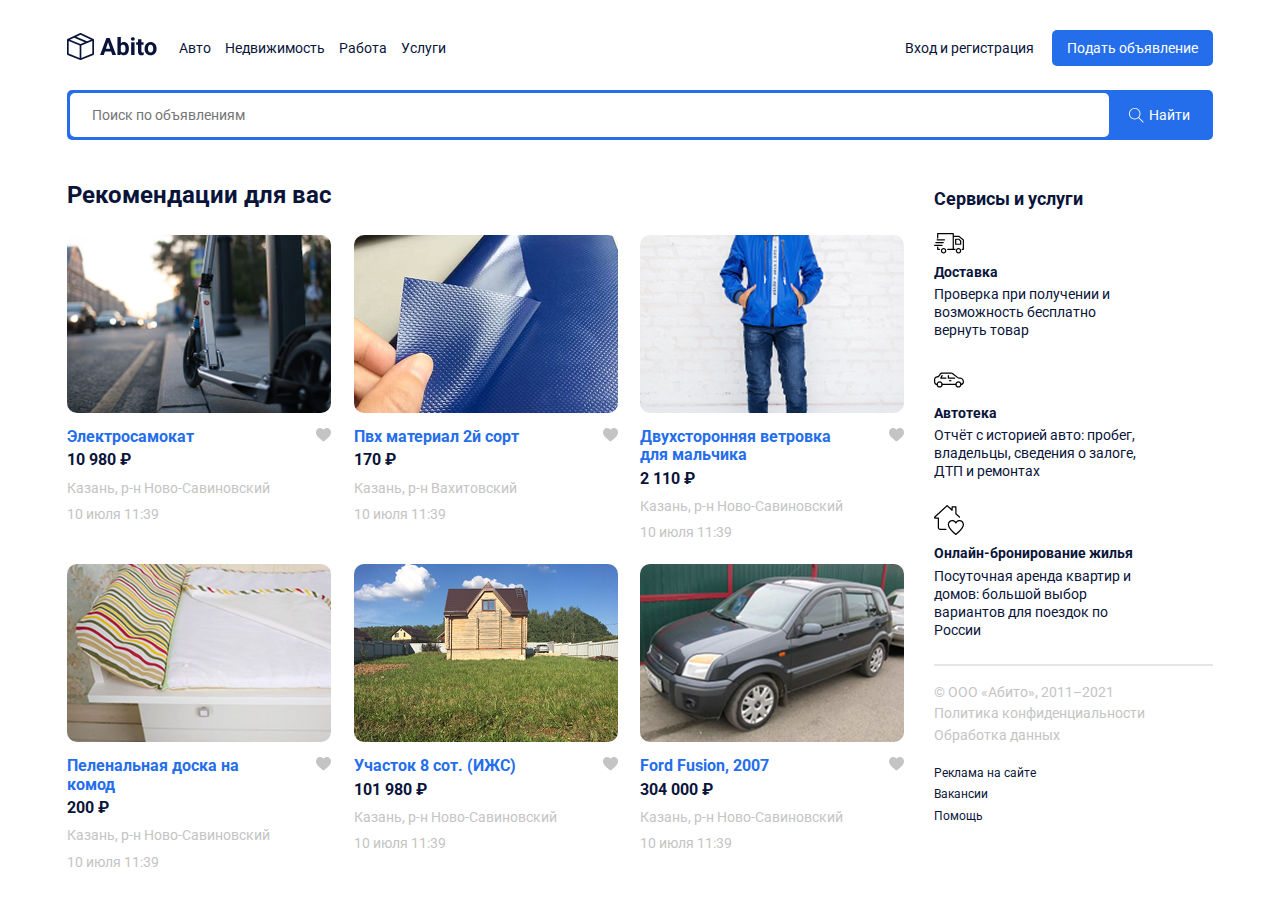
<file: index.html>
<!DOCTYPE html>
<html lang="ru">
<head>
   <meta charset="UTF-8">
   <meta http-equiv="X-UA-Compatible" content="IE=edge">
   <meta name="viewport" content="width=device-width, initial-scale=1.0">
   <title>Abito - доска объявлений</title>
   <link rel="preconnect" href="https://fonts.googleapis.com">
   <link rel="preconnect" href="https://fonts.gstatic.com" crossorigin>
   <link href="https://fonts.googleapis.com/css2?family=Roboto:wght@400,900&display=swap" rel="stylesheet">
   <link rel="stylesheet" href="css/normalize.css">
   <link rel="stylesheet" href="css/style.css">
</head>
<body>
   <header class="header">
      <div class="container">
         <div class="navbar">
            <a href="/index.html" class="logo">
            <img src="img/svg/logo.svg" alt="logo: Abito" class="logo-img">
            </a>
            <nav class="navbar-menu">
               <ul class="menu">
                  <li class="menu-item">
                     <a href="#" class="menu-link">Авто</a>
                  </li>
                  <li class="menu-item">
                     <a href="#" class="menu-link">Недвижимость</a>
                  </li>
                  <li class="menu-item">
                     <a href="#" class="menu-link">Работа</a>
                  </li>
                  <li class="menu-item">
                     <a href="#" class="menu-link">Услуги</a>
                  </li>
               </ul>
            </nav>
            <div class="button-group">
               <a href="#" class="button button-link">Вход и регистрация</a>
               <a href="#" class="button button-primary">Подать объявление</a>
            </div>
         </div>
         <div class="search-panel">
            <input name="search" type="search" class="search-input" placeholder="Поиск по объявлениям">
            <button class="search-button">
               <svg class="search-icon" width="15" height="15" viewBox="0 0 15 15" fill="none" xmlns="http://www.w3.org/2000/svg">
                  <path d="M14.6506 14.0012L10.0862 9.43675C10.9465 8.43352 11.4706 7.13293 11.4706 5.71058C11.4706 2.54822 8.89765 -0.0247192 5.7353 -0.0247192C4.20353 -0.0247192 2.76265 0.571751 1.67824 1.6544C0.595589 2.73793 -0.000881376 4.17881 9.77541e-07 5.71058C9.77541e-07 8.87293 2.57294 11.4459 5.7353 11.4459C7.15765 11.4459 8.45912 10.9218 9.46235 10.0615L14.0268 14.6259L14.6506 14.0012ZM5.7353 10.5635C3.06 10.5635 0.882354 8.38675 0.882354 5.71058C0.881472 4.41352 1.38618 3.19499 2.30294 2.2791C3.21882 1.36234 4.43824 0.857634 5.7353 0.857634C8.41059 0.857634 10.5882 3.0344 10.5882 5.71058C10.5882 8.38587 8.41059 10.5635 5.7353 10.5635Z" fill="white"/>
                  </svg>
               <span class="search-button-text">Найти</span>
            </button>
         </div>
      </div>

   </header>
   <div class="page-content">
      <div class="container">
         <div class="page-content-wrap">
            <main class="main">
               <h2 class="page-title">
                  Рекомендации для вас
               </h2>
               <div class="cards">
                  <div class="card">
                     <a href="single.html" class="card-link">
                        <img src="img/photo-1.jpg" alt="photo-1" class="card-image">
                     </a>
                     <div class="card-header">
                        <a href="single.html" class="card-link">
                           <h3 class="card-title">Электросамокат</h3>
                        </a>
                        <button class="card-like">
                           <img src="img/svg/like.svg" alt="like icon">
                        </button>
                     </div>
                     <strong class="card-price">10 980 ₽</strong>
                     <p class="card-text">Казань, р-н Ново-Савиновский</p>
                     <p class="card-text">10 июля 11:39</p>
                  </div>
                  <div class="card">
                     <a href="single.html" class="card-link">
                        <img src="img/photo-2.jpg" alt="photo-2" class="card-image">
                     </a>
                     <div class="card-header">
                        <a href="single.html" class="card-link">
                           <h3 class="card-title">Пвх материал 2й сорт</h3>
                        </a>
                        <button class="card-like">
                           <img src="img/svg/like.svg" alt="like icon">
                        </button>
                     </div>
                     <strong class="card-price">170 ₽</strong>
                     <p class="card-text">Казань, р-н Вахитовский</p>
                     <p class="card-text">10 июля 11:39</p>
                  </div>
                  <div class="card">
                     <a href="single.html" class="card-link">
                        <img src="img/photo-3.jpg" alt="photo-3" class="card-image">
                     </a>
                     <div class="card-header">
                        <a href="single.html" class="card-link">
                           <h3 class="card-title">Двухсторонняя ветровка для мальчика</h3>
                        </a>
                        <button class="card-like">
                           <img src="img/svg/like.svg" alt="like icon">
                        </button>
                     </div>
                     <strong class="card-price">2 110 ₽</strong>
                     <p class="card-text">Казань, р-н Ново-Савиновский</p>
                     <p class="card-text">10 июля 11:39</p>
                  </div>
                  <div class="card">
                     <a href="single.html" class="card-link">
                        <img src="img/photo-4.jpg" alt="photo-4" class="card-image">
                     </a>
                     <div class="card-header">
                        <a href="single.html" class="card-link">
                           <h3 class="card-title">Пеленальная доска на комод</h3>
                        </a>
                        <button class="card-like">
                           <img src="img/svg/like.svg" alt="like icon">
                        </button>
                     </div>
                     <strong class="card-price">200 ₽</strong>
                     <p class="card-text">Казань, р-н Ново-Савиновский</p>
                     <p class="card-text">10 июля 11:39</p>
                  </div>
                  <div class="card">
                     <a href="single.html" class="card-link">
                        <img src="img/photo-5.jpg" alt="photo-5" class="card-image">
                     </a>
                     <div class="card-header">
                        <a href="single.html" class="card-link">
                           <h3 class="card-title">Участок 8 сот. (ИЖС)</h3>
                        </a>
                        <button class="card-like">
                           <img src="img/svg/like.svg" alt="like icon">
                        </button>
                     </div>
                     <strong class="card-price">101 980 ₽</strong>
                     <p class="card-text">Казань, р-н Ново-Савиновский</p>
                     <p class="card-text">10 июля 11:39</p>
                  </div>
                  <div class="card">
                     <a href="single.html" class="card-link">
                        <img src="img/photo-6.jpg" alt="photo-6" class="card-image">
                     </a>
                     <div class="card-header">
                        <a href="single.html" class="card-link">
                           <h3 class="card-title">Ford Fusion, 2007</h3>
                        </a>
                        <button class="card-like">
                           <img src="img/svg/like.svg" alt="like icon">
                        </button>
                     </div>
                     <strong class="card-price">304 000 ₽</strong>
                     <p class="card-text">Казань, р-н Ново-Савиновский</p>
                     <p class="card-text">10 июля 11:39</p>
                  </div>
               </div>
            </main>
            <aside class="sidebar">
               <h3 class="sidebar-title">
                  Сервисы и услуги
               </h3>
               <div class="service">
                  <img src="img/svg/service-icon-1.svg" alt="icon: service" class="service-icon">
                  <h4 class="service-title">
                     Доставка
                  </h4>
                  <p class="service-text">
                     Проверка при получении и возможность бесплатно вернуть товар
                  </p>
               </div>
               <div class="service">
                  <img src="img/svg/service-icon-2.svg" alt="icon: service" class="service-icon">
                  <h4 class="service-title">
                     Автотека
                  </h4>
                  <p class="service-text">
                     Отчёт с историей авто: пробег, владельцы, сведения о залоге, ДТП и ремонтах
                  </p>
               </div>
               <div class="service">
                  <img src="img/svg/service-icon-3.svg" alt="icon: service" class="service-icon">
                  <h4 class="service-title">
                     Онлайн-бронирование жилья
                  </h4>
                  <p class="service-text">
                     Посуточная аренда квартир и домов: большой выбор вариантов для поездок по России
                  </p>
               </div>
               <hr color="#e5e5e5">
               <footer class="footer">
                  <p class="footer-text">
                     © ООО «Абито», 2011–2021
                  </p>
                  <ul class="footer-menu">
                     <li class="footer-menu-item">
                        <a href="#" class="footer-text">
                           Политика конфиденциальности
                        </a>
                     </li>
                     <li class="footer-menu-item">
                        <a href="#" class="footer-text">
                           Обработка данных
                        </a>
                     </li>
                  </ul>
                  <ul class="footer-menu">
                     <li class="footer-menu-item">
                        <a href="#" class="footer-link">
                           Реклама на сайте
                        </a>
                     </li>
                     <li class="footer-menu-item">
                        <a href="#" class="footer-link">
                           Вакансии
                        </a>
                     </li>
                     <li class="footer-menu-item">
                        <a href="#" class="footer-link">
                           Помощь
                        </a>
                     </li>
                  </ul>
               </footer>
            </aside>
         </div>
      </div>
   </div>
</body>
</html>
</file>
<file: css/style.css>
body {
   font-size: 14px;
    font-family: "Roboto", sans-serif;
    color: #0a143a;
}

* {
   margin: 0;
   padding: 0;
   box-sizing: border-box;
}

a {
   text-decoration: none;
}

.container {
   max-width: 1146px;
   margin: 0 auto;
}

.header {
   padding: 30px 0;
   margin-bottom: 12px;
}

.navbar {
   display: flex;
   justify-content: space-between;
   align-items: center;
   margin-bottom: 24px;
}

.navbar-menu {
   margin-right: auto;
}

.menu {
   list-style: none;
   margin: 0;
   padding-left: 22px;
   padding-right: 22px;
   display: flex;
}

.menu-item:not(:last-child) {
   margin-right: 14px;
}

.menu-link {
   text-decoration: none;
   color: inherit;
}

.button {
   text-decoration: none;
   display: inline-block;
   padding: 10px 15px;
   cursor: pointer;
   border: none;
   outline: none;
}

button {
   border: none;
   outline: none;
   cursor: pointer;
}

.button-link {
   color: inherit;
}

.button-primary {
   border-radius: 5px;
   background: #256eeb;
   color: #fff;
}

.search-panel {
   height: 50px;
   background: #256eeb;
   border-radius: 5px;
   display: flex;
   padding: 3px;
}

.search-input {
   flex-grow: 1;
   background: #fff;
   border-radius: 5px;
   padding-left: 22px;
   padding-right: 22px;
   border: none;
   outline: none;
}

.search-button {
   background: #256eeb;
   padding: 15px 20px;
   color: #fff;
   display: flex;
   align-items: center;
}

.search-button-text {
   margin-left: 5px;
}

.page-content-wrap {
   display: grid;
   grid-template-columns: 9fr 3fr;
   gap: 0 30px;
}

.page-title {
   font-weight: 700;
   font-size: 24px;
   margin-bottom: 25px;
}

.cards {
   display: flex;
   flex-wrap: wrap;
   justify-content: space-between;
}

.card {
   margin-bottom: 20px;
}

.card-image {
   border-radius: 10px;
   width: 264px;
   height: 178px;
   -o-object-fit: cover;
      object-fit: cover;
}

.card-header {
   display: flex;
   justify-content: space-between;
   align-items: start;
   margin: 12px 0 5px;
}

.card-title {
   font-weight: 700;
   font-size: 16px;
   color: #256eeb;
   max-width: 200px;
}

.card-like {
   background: #fff;
   margin-left: 15px;
}

.card-price {
   font-weight: 700;
   font-size: 16px;
   color: #0a143a;
}

.card-text {
   color: #c4c4c4;
   margin:10px 0 4px;
}

.sidebar-title {
   font-weight: 700;
   font-size: 18px;
   margin-top: 7px;
   margin-bottom: 23px;
}

.service {
   margin-bottom: 25px;
}

.service-title {
   margin-top: 7px;
}

.service-text {
   margin-top: 5px;
   max-width: 217px;
   line-height: 130%;
}

.footer {
   padding-top: 18px;
}

.footer-menu {
   list-style: none;
   margin-bottom: 16px;
}

.footer-text {
   display: inline-block;
   color: #c4c4c4;
   margin-bottom: 5px;
}

.footer-link {
   display: inline-block;
   font-size: 12px;
   color: #0a143a;
   margin-bottom: 5px;
}

.content {
   max-width: 460px;
}

.swiper {
   width: 100%;
   height: 100%;
}

.swiper-slide {
   text-align: center;
   font-size: 18px;
   background: #444;
   display: flex;
   justify-content: center;
   align-items: center;
}

.swiper-slide img {
   display: block;
   width: 100%;
   height: 100%;
   -o-object-fit: cover;
      object-fit: cover;
}

.swiper {
   width: 100%;
   height: 300px;
   margin-left: auto;
   margin-right: auto;
}

.swiper-slide {
   background-size: cover;
   background-position: center;
}

.mySwiper2 {
   width: 100%;
   border-radius: 10px;
}

.mySwiper {
   height: 20%;
   box-sizing: border-box;
   padding: 10px 0;
}

.mySwiper .swiper-slide {
   width: 25%;
   height: 100%;
   opacity: 0.4;
   border-radius: 10px;
}

.mySwiper .swiper-slide-thumb-active {
   opacity: 1;
}

.swiper-slide img {
   display: block;
   width: 100%;
   height: 100%;
   -o-object-fit: cover;
      object-fit: cover;
}

.content-text {
   line-height: 140%;
}

.author-avatar {
   width: 50px;
   height: 50px;
   border-radius: 50%;
}
</file>
